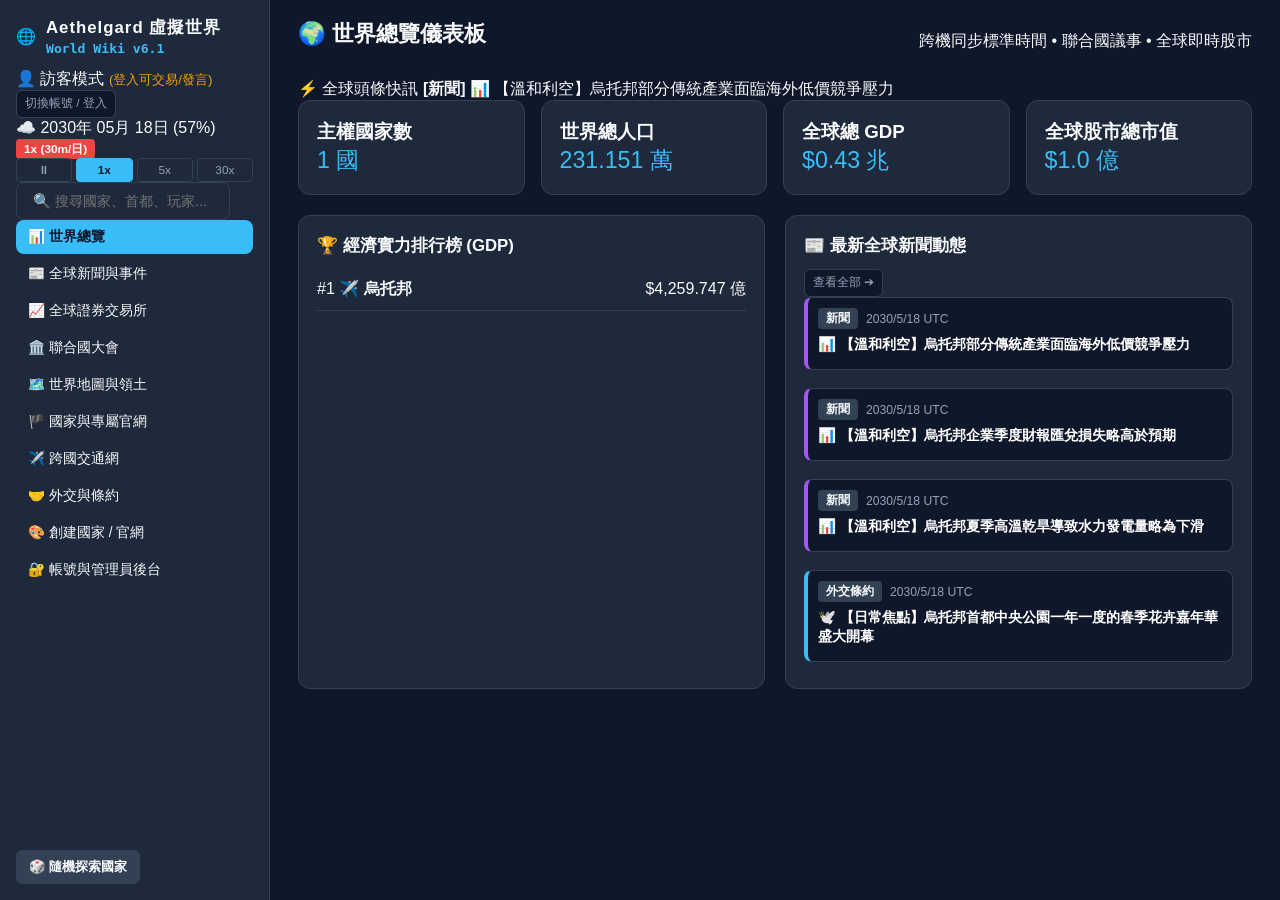
<file: index.html>
<!DOCTYPE html>
<html lang="zh-Hant">
<head>
  <meta charset="UTF-8" />
  <meta name="viewport" content="width=device-width, initial-scale=1.0" />
  <title>虛擬世界國家百科全書 | World Building Wiki</title>
  <link rel="stylesheet" href="css/style.css" />
</head>
<body>
  <div class="app-container">
    <!-- 左側導覽列 -->
    <aside class="sidebar">
      <div class="brand">
        <span class="globe-icon">🌐</span>
        <div>
          <h1 id="world-title">世界設定集</h1>
          <small>World Wiki v6.1</small>
        </div>
      </div>

      <!-- 玩家登入狀態欄 -->
      <div class="user-status-card" id="user-status-card">
        <div id="current-user-info">👤 訪客模式</div>
        <button class="btn-tiny" onclick="switchView('accounts')">切換帳號 / 登入</button>
      </div>

      <!-- 跨機標準世界時間 & 時間流速控制 -->
      <div class="time-flow-card">
        <div class="time-header">
          <span id="world-clock-display">🌐 2028年 01月 01日</span>
          <span class="badge-live" id="flow-status-badge">1x (30m/日)</span>
        </div>
        <div class="flow-controls">
          <button class="flow-btn" data-speed="0" title="暫停">⏸</button>
          <button class="flow-btn active" data-speed="1" title="1倍速 (30分鐘=1天)">1x</button>
          <button class="flow-btn" data-speed="5" title="5倍速 (6分鐘=1天)">5x</button>
          <button class="flow-btn" data-speed="30" title="30倍速 (1分鐘=1天)">30x</button>
        </div>
      </div>

      <div class="search-box">
        <input type="text" id="search-input" placeholder="🔍 搜尋國家、首都、玩家..." />
      </div>

      <nav class="nav-menu">
        <button class="nav-btn active" data-view="dashboard">📊 世界總覽</button>
        <button class="nav-btn" data-view="events">📰 全球新聞與事件</button>
        <button class="nav-btn" data-view="stocks">📈 全球證券交易所</button>
        <button class="nav-btn" data-view="un">🏛️ 聯合國大會</button>
        <button class="nav-btn" data-view="map">🗺️ 世界地圖與領土</button>
        <button class="nav-btn" data-view="countries">🏴 國家與專屬官網</button>
        <button class="nav-btn" data-view="transport">✈️ 跨國交通網</button>
        <button class="nav-btn" data-view="diplomacy">🤝 外交與條約</button>
        <button class="nav-btn" data-view="builder">🎨 創建國家 / 官網</button>
        <button class="nav-btn" data-view="accounts">🔐 帳號與管理員後台</button>
      </nav>

      <div class="sidebar-footer">
        <button id="random-country-btn" class="btn-secondary">🎲 隨機探索國家</button>
      </div>
    </aside>

    <!-- 右側主內容區 -->
    <main class="main-content">
      <!-- 1. 世界總覽儀表板 -->
      <section id="view-dashboard" class="view active">
        <header class="view-header">
          <h2>🌍 世界總覽儀表板</h2>
          <p id="world-subtitle">跨機同步標準時間 • 聯合國議事 • 全球即時股市</p>
        </header>

        <div class="breaking-news-banner" id="breaking-news-banner">
          <span class="news-tag">⚡ 全球頭條快訊</span>
          <span id="banner-event-text">載入最新國際動態中...</span>
        </div>

        <div class="stats-grid">
          <div class="stat-card"><h3>主權國家數</h3><p class="stat-value" id="stat-countries">0</p></div>
          <div class="stat-card"><h3>世界總人口</h3><p class="stat-value" id="stat-pop">0</p></div>
          <div class="stat-card"><h3>全球總 GDP</h3><p class="stat-value" id="stat-gdp">$0</p></div>
          <div class="stat-card"><h3>全球股市總市值</h3><p class="stat-value" id="stat-market-cap">$0</p></div>
        </div>

        <div class="dashboard-split">
          <div class="panel">
            <h3>🏆 經濟實力排行榜 (GDP)</h3>
            <div id="gdp-ranking-list" class="ranking-list"></div>
          </div>
          <div class="panel">
            <div class="panel-header-row">
              <h3>📰 最新全球新聞動態</h3>
              <button class="btn-tiny" onclick="switchView('events')">查看全部 ➔</button>
            </div>
            <div id="dashboard-events-list" class="events-feed"></div>
          </div>
        </div>
      </section>

      <!-- 2. 全球新聞與事件中心 -->
      <section id="view-events" class="view">
        <header class="view-header">
          <h2>📰 全球新聞台與事件檔案館</h2>
          <p>自動新聞台每 0.5 分鐘全服同步播報；非管理員投稿需經世界管理員審核通過</p>
        </header>

        <div class="dashboard-split" style="margin-bottom:20px;">
          <div class="panel">
            <h3 id="news-form-title">📡 發布 / 申請全球新聞聯播</h3>
            <p id="news-permission-hint" class="hint" style="margin-bottom:10px;"></p>
            <form id="event-publish-form" class="builder-form" style="max-width:100%;">
              <div class="form-grid" style="grid-template-columns: repeat(auto-fit, minmax(180px, 1fr));">
                <div class="form-group">
                  <label>事件類型</label>
                  <select id="e-type">
                    <option value="新聞">📰 財經/社會新聞</option>
                    <option value="戰爭">⚔️ 軍事衝突/戰爭</option>
                    <option value="自然災害">🌋 自然災害</option>
                    <option value="外交條約">🤝 外交條約</option>
                  </select>
                </div>
                <div class="form-group">
                  <label>影響等級</label>
                  <select id="e-severity">
                    <option value="一般">一般</option>
                    <option value="重大">重大</option>
                    <option value="緊急">緊急</option>
                  </select>
                </div>
                <div class="form-group">
                  <label>受影響國家 (連動股市)</label>
                  <select id="e-target-country"></select>
                </div>
                <div class="form-group">
                  <label>股市波動衝擊</label>
                  <select id="e-market-impact">
                    <option value="0">無直接影響 (0%)</option>
                    <option value="0.08">溫和利多 (+8%)</option>
                    <option value="0.18">重大利多暴漲 (+18%)</option>
                    <option value="-0.08">溫和利空 (-8%)</option>
                    <option value="-0.18">重大利空暴跌 (-18%)</option>
                  </select>
                </div>
              </div>
              <div class="form-group" style="margin-top:10px;">
                <label>發生地點 / 國家 *</label>
                <input type="text" id="e-region" placeholder="例如：奧雷利亞首都" required />
              </div>
              <div class="form-group" style="margin-top:10px;">
                <label>新聞標題 *</label>
                <input type="text" id="e-title" placeholder="輸入頭條新聞標題" required />
              </div>
              <div class="form-group" style="margin-top:10px;">
                <label>新聞內容詳情 *</label>
                <textarea id="e-content" rows="2" placeholder="描述事件經過..." required></textarea>
              </div>
              <button type="submit" id="news-submit-btn" class="btn-primary" style="margin-top:12px;">📡 提交新聞</button>
            </form>
          </div>

          <div class="panel">
            <div class="panel-header-row">
              <h3>⏳ 待管理員審核新聞佇列</h3>
              <span class="event-tag" id="pending-news-count">0</span>
            </div>
            <p class="hint" style="margin-bottom:10px;">一般玩家提交的新聞將暫存於此，世界管理員（<code>admin</code>）可隨時核准發布或駁回。</p>
            <div id="pending-news-list" class="events-feed" style="max-height:340px; overflow-y:auto;"></div>
          </div>
        </div>

        <div class="panel">
          <div class="panel-header-row">
            <h3>📜 歷史新聞時間線</h3>
            <div style="display:flex; gap:8px;">
              <button id="trigger-auto-event-btn" class="btn-secondary">🎲 立即播報一則自動新聞</button>
              <select id="event-filter-type" class="filter-select">
                <option value="ALL">全部類型</option>
                <option value="超級大漲">🚀 超級大漲</option>
                <option value="史詩崩盤">💥 史詩崩盤</option>
                <option value="新聞">📰 新聞</option>
                <option value="戰爭">⚔️ 戰爭</option>
                <option value="自然災害">🌋 自然災害</option>
                <option value="外交條約">🤝 外交條約</option>
              </select>
            </div>
          </div>
          <div id="events-feed-list" class="events-feed"></div>
        </div>
      </section>

      <!-- 3. 全球證券交易所 (Stocks Market) -->
      <section id="view-stocks" class="view">
        <header class="view-header" style="display:flex; justify-content:space-between; align-items:center; flex-wrap:wrap; gap:12px;">
          <div>
            <h2>📈 全球證券交易所 (World Stock Exchange)</h2>
            <p>跨機全服同步行情 • 每 0.5 分鐘新聞連動 • 完整歷史折線圖 • 玩家自建上市（至多 10 支）</p>
          </div>
          <div class="portfolio-hud">
            <span>💰 可用資金：<strong id="player-cash" style="color:var(--success)">$100,000</strong></span>
            <span>📊 持股總值：<strong id="player-portfolio-val" style="color:var(--accent)">$0</strong></span>
          </div>
        </header>

        <div class="panel" style="margin-bottom:20px;">
          <div class="panel-header-row" style="flex-wrap:wrap; gap:10px;">
            <div style="display:flex; align-items:center; gap:10px; flex-wrap:wrap;">
              <h3>📉 股價走勢折線圖</h3>
              <select id="chart-stock-select" class="filter-select" style="font-weight:bold; color:var(--accent);"></select>
              <button id="toggle-chart-range-btn" class="btn-tiny">📜 目前顯示：全部歷史紀錄</button>
            </div>
            <div id="chart-stats-hud" style="font-size:0.84rem; color:var(--text-muted);"></div>
          </div>
          <div class="stock-chart-wrapper">
            <svg id="stock-line-chart" viewBox="0 0 800 230" preserveAspectRatio="none"></svg>
          </div>
        </div>

        <div class="dashboard-split">
          <div class="panel">
            <h3>🏛️ 全球掛牌企業與即時報價（點擊可切換走勢圖）</h3>
            <div id="stocks-market-list" class="stocks-list"></div>
          </div>

          <div style="display:flex; flex-direction:column; gap:18px;">
            <div class="panel">
              <h3>💹 下單交易中心</h3>
              <form id="stock-trade-form" class="builder-form" style="max-width:100%;">
                <div class="form-group">
                  <label>選擇股票標的</label>
                  <select id="trade-stock-select"></select>
                </div>
                <div class="form-grid" style="grid-template-columns: 1fr 1fr; margin-top:10px;">
                  <div class="form-group">
                    <label>交易方向</label>
                    <select id="trade-action">
                      <option value="BUY">🟢 買進 (Buy)</option>
                      <option value="SELL">🔴 賣出 (Sell)</option>
                    </select>
                  </div>
                  <div class="form-group">
                    <label>交易股數</label>
                    <input type="number" id="trade-shares" min="1" value="10" required />
                  </div>
                </div>
                <button type="submit" class="btn-primary" style="margin-top:12px; width:100%;">⚡ 執行市價委託</button>
              </form>

              <h4 style="margin-top:16px; margin-bottom:8px;">💼 我的持有庫存</h4>
              <div id="my-holdings-list" style="font-size:0.85rem; color:var(--text-muted);">尚未持有任何股票</div>
            </div>

            <div class="panel">
              <div class="panel-header-row">
                <h3>🏢 企業申請掛牌上市</h3>
                <span class="event-tag" id="player-stock-quota-badge">已建立：0 / 10 支</span>
              </div>
              <p class="hint" style="margin-bottom:10px;">每位玩家至多可創建 <strong>10 支</strong> 股票；世界管理員可隨時下市或調整任何股票。</p>
              <form id="create-stock-form" class="builder-form" style="max-width:100%;">
                <div class="form-grid" style="grid-template-columns: 1fr 1fr;">
                  <div class="form-group">
                    <label>股票代碼 (3~5碼英文) *</label>
                    <input type="text" id="cs-ticker" maxlength="5" placeholder="例如：NOVA" required />
                  </div>
                  <div class="form-group">
                    <label>發行上市價格 ($10~$500) *</label>
                    <input type="number" id="cs-price" min="10" max="500" value="100" required />
                  </div>
                </div>
                <div class="form-group" style="margin-top:8px;">
                  <label>上市公司名稱 *</label>
                  <input type="text" id="cs-name" placeholder="例如：新星重工集團" required />
                </div>
                <div class="form-group" style="margin-top:8px;">
                  <label>註冊所屬國家 *</label>
                  <select id="cs-country"></select>
                </div>
                <button type="submit" class="btn-secondary" style="margin-top:10px; width:100%;">🚀 正式掛牌上市</button>
              </form>
            </div>

            <div class="panel">
              <h3>👑 管理員股市監管與下市系統</h3>
              <div id="admin-stock-list" class="events-feed" style="max-height:200px; overflow-y:auto;"></div>
            </div>

            <div class="panel">
              <h3>📡 交易所即時成交紀錄</h3>
              <div id="stock-ticker-log" class="events-feed" style="max-height:180px; overflow-y:auto;"></div>
            </div>
          </div>
        </div>
      </section>

      <!-- 4. 聯合國大會 (United Nations) -->
      <section id="view-un" class="view">
        <header class="view-header">
          <h2>🏛️ 聯合國安全理事會與大會堂 (United Nations)</h2>
          <p>各國代表即時外交磋商聊天室 • 國際決議案起草與投票表決</p>
        </header>

        <div class="dashboard-split">
          <div class="panel" style="display:flex; flex-direction:column; height:540px;">
            <div class="panel-header-row">
              <h3>💬 聯合國議事廳即時頻道</h3>
              <span class="event-tag" id="un-speaker-badge">發言身份：訪客</span>
            </div>
            <div id="un-chat-messages" class="un-chat-box"></div>
            <form id="un-chat-form" style="display:flex; gap:8px; margin-top:12px;">
              <input type="text" id="un-chat-input" placeholder="代表你的國家發表外交聲明或回應..." required style="flex:1;" />
              <button type="submit" class="btn-primary">發言</button>
            </form>
          </div>

          <div class="panel" style="height:540px; overflow-y:auto;">
            <h3>📜 聯合國大會決議案投票</h3>
            <form id="un-proposal-form" class="builder-form" style="max-width:100%; margin-bottom:16px; padding-bottom:16px; border-bottom:1px solid var(--border);">
              <div class="form-group">
                <label>起草新決議案標題 *</label>
                <input type="text" id="un-prop-title" placeholder="例如：第 42 號決議：全球海洋無核化公約" required />
              </div>
              <div class="form-group" style="margin-top:8px;">
                <label>決議條文說明 *</label>
                <textarea id="un-prop-desc" rows="2" placeholder="說明決議內容與制裁/合作條款..." required></textarea>
              </div>
              <button type="submit" class="btn-secondary" style="margin-top:8px;">📩 提交大會表決</button>
            </form>
            <div id="un-proposals-list" class="events-feed"></div>
          </div>
        </div>
      </section>

      <!-- 5. 世界地圖與領土繪製 -->
      <section id="view-map" class="view">
        <header class="view-header">
          <h2>🗺️ 世界地圖與領土編輯器</h2>
          <p>點擊國家查看國情；點擊「繪製國界」可直接在世界地圖上拉出國家領土形狀</p>
        </header>

        <div class="map-toolbar">
          <div class="layer-buttons">
            <button class="layer-btn active" data-layer="political">🏛️ 政治版圖</button>
            <button class="layer-btn" data-layer="population">👥 人口分佈</button>
            <button class="layer-btn" data-layer="transport">✈️ 交通航線網</button>
          </div>
          <button id="toggle-draw-mode-btn" class="btn-primary">✏️ 繪製/編輯我的國界</button>
        </div>

        <div id="territory-draw-toolbar" class="draw-toolbar hidden">
          <div>
            <strong>📐 領土多邊形繪製模式：</strong>
            選擇國家：<select id="draw-target-country"></select>
            <span>已用面積：<strong id="draw-used-area">0</strong> / <strong id="draw-max-area">10,000</strong> km²</span>
          </div>
          <div style="display:flex; gap:8px;">
            <button id="clear-territory-btn" class="btn-secondary">🗑️ 重畫</button>
            <button id="save-territory-btn" class="btn-primary">💾 儲存國界</button>
          </div>
        </div>

        <div class="map-wrapper">
          <div id="world-map-canvas" class="map-canvas">
            <div id="cursor-coord-hud" class="coord-hud">經緯度：0.0°N, 0.0°E</div>
            <svg id="map-svg-layer" viewBox="0 0 100 100" preserveAspectRatio="none"></svg>
            <div id="map-pins-container"></div>
          </div>
        </div>
      </section>

      <!-- 6. 國家列表與專屬官網 -->
      <section id="view-countries" class="view">
        <header class="view-header">
          <h2>🏴 國家與專屬官方網站</h2>
          <p>每個國家都擁有由玩家親自設計主題風格、國政公告與文化介紹的獨立官方網站</p>
        </header>
        <div id="countries-grid" class="countries-grid"></div>
      </section>

      <!-- 7. 跨國交通 -->
      <section id="view-transport" class="view">
        <header class="view-header">
          <h2>✈️ 全球跨國交通與航線網</h2>
          <p>規劃跨國高鐵、國際航班與海運航線</p>
        </header>
        <div class="dashboard-split">
          <div class="panel">
            <h3>➕ 新增跨國交通路線</h3>
            <form id="transport-form" class="builder-form" style="max-width:100%;">
              <div class="form-group">
                <label>交通類型</label>
                <select id="t-type">
                  <option value="航空">✈️ 國際航空</option>
                  <option value="高鐵">🚄 跨國高速鐵路</option>
                  <option value="海運">🚢 遠洋貨運/郵輪</option>
                </select>
              </div>
              <div class="form-group" style="margin-top:10px;"><label>路線名稱 *</label><input type="text" id="t-name" required /></div>
              <div class="form-grid" style="grid-template-columns:1fr 1fr; margin-top:10px;">
                <div class="form-group"><label>起點國家</label><select id="t-from"></select></div>
                <div class="form-group"><label>終點國家</label><select id="t-to"></select></div>
              </div>
              <div class="form-group" style="margin-top:10px;"><label>途經樞紐</label><input type="text" id="t-hubs" required /></div>
              <div class="form-group" style="margin-top:10px;"><label>運量與班次</label><input type="text" id="t-cap" required /></div>
              <button type="submit" class="btn-primary" style="margin-top:12px;">🚆 發布航線</button>
            </form>
          </div>
          <div class="panel">
            <h3>🌐 全球交通路線總覽</h3>
            <div id="transport-list" class="events-feed"></div>
          </div>
        </div>
      </section>

      <!-- 8. 外交 -->
      <section id="view-diplomacy" class="view">
        <header class="view-header"><h2>🤝 國際外交與條約組織</h2></header>
        <div class="dashboard-split">
          <div class="panel">
            <h3>✍️ 簽署雙邊外交協議</h3>
            <form id="diplomacy-form" class="builder-form" style="max-width:100%;">
              <div class="form-grid" style="grid-template-columns:1fr 1fr;">
                <div class="form-group"><label>締約國 A</label><select id="d-country-a"></select></div>
                <div class="form-group"><label>締約國 B</label><select id="d-country-b"></select></div>
              </div>
              <div class="form-group" style="margin-top:10px;">
                <label>外交關係狀態</label>
                <select id="d-status">
                  <option value="軍事同盟">🛡️ 軍事同盟</option>
                  <option value="自由貿易協定">💹 自由貿易協定</option>
                  <option value="邦交國">🤝 正式邦交國</option>
                  <option value="中立">⚖️ 武裝中立</option>
                  <option value="敵對緊張">⚔️ 邊境緊張 / 敵對</option>
                </select>
              </div>
              <div class="form-group" style="margin-top:10px;"><label>條約內容</label><textarea id="d-note" rows="3" required></textarea></div>
              <button type="submit" class="btn-primary" style="margin-top:12px;">📜 簽署發布</button>
            </form>
          </div>
          <div class="panel">
            <h3>🏛️ 國際組織與雙邊關係</h3>
            <div id="diplomacy-orgs-list" class="events-feed" style="margin-bottom:14px;"></div>
            <div id="diplomacy-relations-list" class="events-feed"></div>
          </div>
        </div>
      </section>

      <!-- 9. 創建/編輯國家與專屬官網設計器 -->
      <section id="view-builder" class="view">
        <header class="view-header" style="display:flex; justify-content:space-between; align-items:center; flex-wrap:wrap; gap:10px;">
          <div>
            <h2 id="builder-mode-title">🎨 創建新國家 & 設計專屬官網</h2>
            <p id="permission-notice">請先登入玩家帳號即可建立國家並設計專屬國家官方網站。</p>
          </div>
          <div>
            <select id="edit-country-selector" class="filter-select"><option value="NEW">➕ 建立全新國家...</option></select>
          </div>
        </header>

        <form id="country-builder-form" class="builder-form">
          <input type="hidden" id="b-id" value="" />
          <h3 style="margin-bottom:12px; color:var(--accent);">1. 國家基本檔案</h3>
          <div class="form-grid">
            <div class="form-group"><label>國家簡稱 *</label><input type="text" id="b-name" required /></div>
            <div class="form-group"><label>官方全稱 *</label><input type="text" id="b-official" required /></div>
            <div class="form-group"><label>國家代碼 (3碼) *</label><input type="text" id="b-code" maxlength="3" required /></div>
            <div class="form-group"><label>國旗 Emoji *</label><input type="text" id="b-flag" required /></div>
            <div class="form-group"><label>領土與官網主色</label><input type="color" id="b-color" value="#38bdf8" /></div>
            <div class="form-group"><label>首都名稱 *</label><input type="text" id="b-capital" required /></div>
            <div class="form-group"><label>政治體制 *</label><input type="text" id="b-gov" required /></div>
            <div class="form-group"><label>國家元首 *</label><input type="text" id="b-leader" required /></div>
            <div class="form-group"><label>總人口 (人)</label><input type="number" id="b-pop" value="5000000" required /></div>
            <div class="form-group"><label>GDP (美元)</label><input type="number" id="b-gdp" value="250000000000" required /></div>
            <div class="form-group"><label>首都緯度 (-90 ~ +90)</label><input type="number" step="0.1" id="b-lat" value="15.0" required /></div>
            <div class="form-group"><label>首都經度 (-180 ~ +180)</label><input type="number" step="0.1" id="b-lon" value="25.0" required /></div>
            <div class="form-group"><label>貨幣名稱與代碼</label><input type="text" id="b-currency" required /></div>
            <div class="form-group"><label>官方語言</label><input type="text" id="b-lang" required /></div>
            <div class="form-group"><label>宗教信仰</label><input type="text" id="b-religion" /></div>
            <div class="form-group"><label>主要城市 (頓號「、」分隔)</label><input type="text" id="b-cities" required /></div>
            <div class="form-group"><label>國家標籤 (逗號「,」分隔)</label><input type="text" id="b-tags" /></div>
          </div>

          <div class="form-group" style="margin-top: 12px;">
            <label>國家簡介 *</label>
            <textarea id="b-desc" rows="2" required></textarea>
          </div>

          <h3 style="margin:20px 0 12px; color:var(--success);">2. 專屬國家官方網站設計 (National Portal)</h3>
          <div class="form-grid">
            <div class="form-group">
              <label>官網視覺風格主題</label>
              <select id="b-web-theme">
                <option value="cyber">🌌 未來星際科技風 (Cyber Dark)</option>
                <option value="royal">👑 皇家古典金碧風 (Royal Gold)</option>
                <option value="nature">🌿 翡翠自然生態風 (Emerald Eco)</option>
                <option value="imperial">🏛️ 鋼鐵帝國莊嚴風 (Imperial Slate)</option>
              </select>
            </div>
            <div class="form-group">
              <label>國家標語 (Slogan) *</label>
              <input type="text" id="b-web-slogan" placeholder="例如：星辰所指，榮耀永存" required />
            </div>
          </div>
          <div class="form-group" style="margin-top:10px;">
            <label>國家最新頭條公告 (顯示於官網頂部)</label>
            <input type="text" id="b-web-notice" placeholder="例如：本國正式開放全球免簽證觀光與外資免稅特區！" />
          </div>
          <div class="form-group" style="margin-top:10px;">
            <label>文化特色與觀光介紹 (顯示於官網主頁)</label>
            <textarea id="b-web-culture" rows="3" placeholder="介紹貴國的建築奇觀、節慶文化、美食與名勝..."></textarea>
          </div>

          <div class="form-actions" style="margin-top:16px;">
            <button type="submit" class="btn-primary">💾 儲存國家與專屬官網</button>
            <button type="button" id="delete-country-btn" class="btn-danger hidden">🗑️ 刪除此國家</button>
          </div>
        </form>
      </section>

      <!-- 10. 帳號與系統管理員後台 -->
      <section id="view-accounts" class="view">
        <header class="view-header">
          <h2>🔐 玩家帳號與世界管理員後台</h2>
          <p>系統最高管理員：<strong>蔡幸恩</strong>（帳號 <code>admin</code>）</p>
        </header>

        <div class="dashboard-split">
          <div class="panel">
            <h3>🔑 玩家 / 管理員登入</h3>
            <form id="auth-form" class="builder-form" style="max-width:100%;">
              <div class="form-group"><label>帳號名稱 *</label><input type="text" id="auth-username" required /></div>
              <div class="form-group" style="margin-top:10px;"><label>密碼 *</label><input type="password" id="auth-password" required /></div>
              <div style="display:flex; gap:10px; margin-top:14px;">
                <button type="submit" class="btn-primary">登入 / 註冊玩家</button>
                <button type="button" id="logout-btn" class="btn-secondary">登出</button>
              </div>
            </form>

            <div class="export-box" style="margin-top:20px;">
              <h4>📦 匯出 / 同步資料</h4>
              <div style="display:flex; gap:8px; margin-top:8px;">
                <button id="copy-json-btn" class="btn-primary">📋 複製 countries.json</button>
                <button id="reset-local-btn" class="btn-danger">🔄 從雲端重新拉取</button>
              </div>
              <pre id="json-output-box" style="max-height:140px; margin-top:8px;"></pre>
            </div>
          </div>

          <div class="panel">
            <h3>👑 系統管理員控制台</h3>
            <div id="admin-panel-content"></div>
          </div>
        </div>
      </section>
    </main>

    <!-- 側邊國家 Wiki 抽屜 -->
    <div id="country-drawer" class="drawer hidden">
      <div class="drawer-content">
        <div style="display:flex; justify-content:space-between; align-items:center; margin-bottom:14px;">
          <div style="display:flex; gap:8px;">
            <button id="drawer-portal-btn" class="btn-primary">🌐 進入國家官網</button>
            <button id="drawer-edit-btn" class="btn-secondary hidden">✏️ 編輯</button>
          </div>
          <button id="close-drawer" class="close-btn">✕ 關閉</button>
        </div>
        <div id="drawer-body"></div>
      </div>
    </div>

    <!-- 專屬國家官方網站全螢幕彈窗 -->
    <div id="national-portal-modal" class="portal-modal hidden">
      <div id="national-portal-container" class="portal-window"></div>
    </div>
  </div>

  <script src="js/app.js"></script>
</body>
</html>
</file>
<file: css/style.css>
:root {
  --bg-dark: #0f172a;
  --bg-panel: #1e293b;
  --bg-hover: #334155;
  --text-main: #f8fafc;
  --text-muted: #94a3b8;
  --accent: #38bdf8;
  --accent-hover: #0284c7;
  --border: #334155;
  --danger: #ef4444;
  --warning: #f59e0b;
  --success: #10b981;
}

* { box-sizing: border-box; margin: 0; padding: 0; }

body {
  font-family: -apple-system, BlinkMacSystemFont, "Segoe UI", Roboto, sans-serif;
  background-color: var(--bg-dark);
  color: var(--text-main);
  height: 100vh;
  overflow: hidden;
}

.app-container { display: flex; height: 100vh; }

/* 側邊欄 */
.sidebar {
  width: 270px;
  background-color: var(--bg-panel);
  border-right: 1px solid var(--border);
  display: flex;
  flex-direction: column;
  padding: 16px;
  overflow-y: auto;
}

.brand { display: flex; align-items: center; gap: 10px; margin-bottom: 12px; }
.brand .logo { font-size: 1.9rem; }
.brand h1 { font-size: 1.05rem; letter-spacing: 1px; }
.brand small { color: var(--accent); font-weight: bold; font-family: monospace; font-size: 0.82rem; }

/* Flow Time 控制器 */
.flow-time-box {
  background: var(--bg-dark);
  border: 1px solid var(--border);
  border-radius: 8px;
  padding: 10px;
  margin-bottom: 12px;
}
.badge-flow { font-size: 0.72rem; color: var(--success); font-weight: bold; }
.flow-controls { display: grid; grid-template-columns: repeat(4, 1fr); gap: 4px; }
.flow-btn {
  background: var(--bg-panel);
  color: var(--text-muted);
  border: 1px solid var(--border);
  border-radius: 4px;
  padding: 4px 0;
  font-size: 0.74rem;
  cursor: pointer;
}
.flow-btn.active { background: var(--accent); color: #0f172a; font-weight: bold; border-color: var(--accent); }

.nav-menu { display: flex; flex-direction: column; gap: 3px; flex: 1; }
.nav-btn {
  background: transparent;
  border: none;
  color: var(--text-main);
  text-align: left;
  padding: 8px 12px;
  border-radius: 8px;
  cursor: pointer;
  font-size: 0.86rem;
  transition: 0.2s;
}
.nav-btn:hover:not(.disabled) { background: var(--bg-hover); }
.nav-btn.active { background: var(--accent); color: #0f172a; font-weight: bold; }
.nav-btn.disabled { color: var(--text-muted); opacity: 0.55; cursor: not-allowed; }
.nav-divider { font-size: 0.7rem; color: var(--text-muted); margin: 8px 0 2px 8px; text-transform: uppercase; }

.user-badge {
  padding-top: 10px;
  margin-top: 8px;
  border-top: 1px solid var(--border);
  font-size: 0.8rem;
  color: var(--text-main);
  display: flex;
  flex-direction: column;
  gap: 6px;
}
.btn-tiny {
  background: var(--bg-dark);
  color: var(--text-muted);
  border: 1px solid var(--border);
  padding: 5px 8px;
  border-radius: 6px;
  font-size: 0.74rem;
  cursor: pointer;
}
.btn-tiny:hover { color: var(--text-main); border-color: var(--accent); }

/* 主內容區 */
.main-content { flex: 1; display: flex; flex-direction: column; overflow-y: auto; padding: 18px 28px; }

.broadcast-banner {
  display: flex;
  align-items: center;
  gap: 12px;
  background: linear-gradient(90deg, rgba(56, 189, 248, 0.16), rgba(30, 41, 59, 0.95));
  border: 1px solid var(--accent);
  padding: 10px 16px;
  border-radius: 8px;
  margin-bottom: 14px;
  cursor: pointer;
}
.badge-live {
  background: var(--danger);
  color: #fff;
  font-size: 0.74rem;
  font-weight: bold;
  padding: 3px 8px;
  border-radius: 4px;
  white-space: nowrap;
}

.topbar { display: flex; gap: 14px; margin-bottom: 18px; }
#search-input {
  flex: 1;
  padding: 10px 16px;
  border-radius: 8px;
  border: 1px solid var(--border);
  background: var(--bg-panel);
  color: var(--text-main);
  font-size: 0.9rem;
}
.btn-primary {
  background: var(--accent);
  color: #0f172a;
  border: none;
  padding: 0 18px;
  border-radius: 8px;
  font-weight: bold;
  cursor: pointer;
}
.btn-primary:hover { background: var(--accent-hover); color: #fff; }
.btn-danger {
  background: rgba(239, 68, 68, 0.2);
  color: #fca5a5;
  border: 1px solid var(--danger);
  border-radius: 8px;
  font-weight: bold;
  cursor: pointer;
  padding: 6px 12px;
}
.btn-danger:hover { background: var(--danger); color: #fff; }
.hidden { display: none !important; }

.view { display: none; }
.view.active { display: block; }
h2 { margin-bottom: 16px; font-size: 1.4rem; }

/* 統計卡片 */
.stats-grid { display: grid; grid-template-columns: repeat(auto-fit, minmax(190px, 1fr)); gap: 16px; margin-bottom: 20px; }
.stat-card { background: var(--bg-panel); padding: 18px; border-radius: 12px; border: 1px solid var(--border); }
.stat-label { color: var(--text-muted); font-size: 0.82rem; display: block; margin-bottom: 6px; }
.stat-value { font-size: 1.45rem; color: var(--accent); }

.dashboard-split { display: grid; grid-template-columns: 1fr 1fr; gap: 20px; }
.panel { background: var(--bg-panel); padding: 18px; border-radius: 12px; border: 1px solid var(--border); }
.panel h3 { margin-bottom: 12px; font-size: 1.05rem; }

.ranking-item { display: flex; justify-content: space-between; padding: 10px 0; border-bottom: 1px solid var(--border); }
.timeline-list { list-style: none; }
.timeline-list li { padding: 12px 0; border-bottom: 1px solid var(--border); }
.timeline-year { color: var(--accent); font-weight: bold; margin-right: 10px; }

/* 事件與新聞通播 */
.events-feed { display: flex; flex-direction: column; gap: 10px; max-height: 560px; overflow-y: auto; }
.event-card {
  background: var(--bg-dark);
  border: 1px solid var(--border);
  border-left: 4px solid var(--accent);
  padding: 13px;
  border-radius: 8px;
}
.event-card.type-新聞 { border-left-color: #a855f7; }
.event-card.sev-緊急 { border-left-color: var(--danger); }
.event-card.sev-重大 { border-left-color: var(--warning); }
.event-meta { display: flex; gap: 8px; align-items: center; font-size: 0.76rem; color: var(--text-muted); margin-bottom: 6px; flex-wrap: wrap; }
.event-tag { background: var(--bg-hover); color: var(--text-main); padding: 2px 8px; border-radius: 4px; font-weight: bold; }
.event-card h4 { font-size: 0.98rem; margin-bottom: 5px; color: #fff; }
.event-card p { font-size: 0.86rem; color: var(--text-muted); line-height: 1.45; }

/* 股票交易所樣式 */
.wallet-hud {
  background: var(--bg-panel);
  border: 1px solid var(--border);
  padding: 8px 16px;
  border-radius: 8px;
  font-size: 0.9rem;
}
.stock-row {
  display: flex;
  justify-content: space-between;
  align-items: center;
  background: var(--bg-dark);
  border: 1px solid var(--border);
  padding: 12px 14px;
  border-radius: 8px;
}
.price-up { color: #10b981; font-weight: bold; }
.price-down { color: #ef4444; font-weight: bold; }

/* 聯合國大會聊天室 */
.un-chat-box {
  flex: 1;
  background: var(--bg-dark);
  border: 1px solid var(--border);
  border-radius: 8px;
  padding: 14px;
  overflow-y: auto;
  display: flex;
  flex-direction: column;
  gap: 10px;
}
.chat-msg {
  background: var(--bg-panel);
  padding: 10px 14px;
  border-radius: 8px;
  border-left: 3px solid var(--accent);
}
.chat-msg.admin-msg { border-left-color: var(--warning); background: rgba(245, 158, 11, 0.1); }
.chat-header { display: flex; justify-content: space-between; font-size: 0.78rem; color: var(--accent); margin-bottom: 4px; font-weight: bold; }

/* 經緯度地圖與手繪領土 */
.view-header { display: flex; justify-content: space-between; align-items: center; margin-bottom: 14px; flex-wrap: wrap; gap: 10px; }
.layer-btn { background: var(--bg-panel); color: var(--text-main); border: 1px solid var(--border); padding: 6px 12px; border-radius: 6px; cursor: pointer; }
.layer-btn.active { background: var(--accent); color: #0f172a; font-weight: bold; }

.draw-toolbar {
  display: flex;
  justify-content: space-between;
  align-items: center;
  background: rgba(56, 189, 248, 0.12);
  border: 1px solid var(--accent);
  padding: 10px 16px;
  border-radius: 8px;
  margin-bottom: 12px;
  flex-wrap: wrap;
  gap: 10px;
  font-size: 0.86rem;
}

.map-canvas {
  position: relative;
  width: 100%;
  height: 480px;
  background: radial-gradient(circle at center, #163252 0%, #091124 100%);
  border-radius: 12px;
  border: 1px solid var(--border);
  overflow: hidden;
}
.map-canvas.drawing-mode { cursor: crosshair; border-color: var(--warning); }
.latlon-grid {
  position: absolute; inset: 0;
  background-image:
    linear-gradient(to right, rgba(56, 189, 248, 0.12) 1px, transparent 1px),
    linear-gradient(to bottom, rgba(56, 189, 248, 0.12) 1px, transparent 1px);
  background-size: 10% 16.66%;
  pointer-events: none;
}
.coord-hud {
  position: absolute;
  bottom: 12px;
  right: 12px;
  background: rgba(15, 23, 42, 0.88);
  border: 1px solid var(--border);
  padding: 6px 12px;
  border-radius: 6px;
  font-family: monospace;
  font-size: 0.82rem;
  color: var(--accent);
  z-index: 20;
  pointer-events: none;
}
#map-svg-layer { position: absolute; inset: 0; width: 100%; height: 100%; pointer-events: none; }
.map-pin {
  position: absolute;
  transform: translate(-50%, -50%);
  background: rgba(15, 23, 42, 0.92);
  border: 2px solid var(--accent);
  padding: 6px 12px;
  border-radius: 20px;
  cursor: pointer;
  transition: 0.2s;
  white-space: nowrap;
  font-size: 0.84rem;
  z-index: 10;
}
.map-pin:hover { transform: translate(-50%, -50%) scale(1.1); background: var(--accent); color: #0f172a; font-weight: bold; }
.hint { margin-top: 8px; color: var(--text-muted); font-size: 0.84rem; line-height: 1.5; }

/* 國家卡片網格 */
.countries-grid { display: grid; grid-template-columns: repeat(auto-fill, minmax(290px, 1fr)); gap: 18px; }
.country-card {
  background: var(--bg-panel);
  border: 1px solid var(--border);
  border-radius: 12px;
  padding: 18px;
  display: flex;
  flex-direction: column;
  justify-content: space-between;
}
.country-card:hover { border-color: var(--accent); }
.card-actions { display: flex; gap: 6px; margin-top: 14px; padding-top: 12px; border-top: 1px solid var(--border); }
.tag { display: inline-block; background: var(--bg-hover); padding: 3px 8px; border-radius: 4px; font-size: 0.74rem; margin: 6px 4px 0 0; color: var(--accent); }

/* 側邊抽屜 */
.drawer { position: fixed; inset: 0; background: rgba(0,0,0,0.65); display: flex; justify-content: flex-end; z-index: 100; }
.drawer-content { width: 500px; max-width: 100%; background: var(--bg-panel); height: 100%; padding: 28px; overflow-y: auto; border-left: 1px solid var(--border); }
.close-btn { background: var(--bg-hover); color: #fff; border: none; padding: 8px 14px; border-radius: 6px; cursor: pointer; }
.wiki-table { width: 100%; border-collapse: collapse; margin: 14px 0; }
.wiki-table td { padding: 9px; border-bottom: 1px solid var(--border); font-size: 0.88rem; }
.wiki-table td:first-child { color: var(--text-muted); width: 35%; }

/* 國家獨特官方網站全螢幕彈窗 (National Portal Themes) */
.portal-modal {
  position: fixed;
  inset: 0;
  background: rgba(0, 0, 0, 0.82);
  display: flex;
  justify-content: center;
  align-items: center;
  z-index: 200;
  padding: 24px;
}
.portal-window {
  width: 900px;
  max-width: 100%;
  max-height: 90vh;
  overflow-y: auto;
  border-radius: 16px;
  padding: 36px;
  box-shadow: 0 25px 50px rgba(0,0,0,0.6);
  position: relative;
}
.theme-cyber { background: linear-gradient(135deg, #090d16 0%, #1e1b4b 100%); color: #f8fafc; border: 2px solid #38bdf8; }
.theme-royal { background: linear-gradient(135deg, #1c1917 0%, #422006 100%); color: #fef3c7; border: 2px solid #f59e0b; }
.theme-eco { background: linear-gradient(135deg, #022c22 0%, #064e3b 100%); color: #ecfdf5; border: 2px solid #10b981; }
.theme-minimal { background: #f8fafc; color: #0f172a; border: 2px solid #cbd5e1; }

/* 表單與通用元件 */
.builder-layout { display: grid; grid-template-columns: 1.2fr 1fr; gap: 20px; align-items: start; }
.builder-form { display: flex; flex-direction: column; gap: 11px; }
.form-row { display: flex; gap: 12px; }
.form-group { flex: 1; display: flex; flex-direction: column; gap: 4px; }
.form-group label { font-size: 0.8rem; color: var(--text-muted); }
.form-group input, .form-group textarea, .select-input {
  padding: 8px 12px;
  border-radius: 6px;
  border: 1px solid var(--border);
  background: var(--bg-dark);
  color: var(--text-main);
  font-size: 0.86rem;
}
.code-box {
  background: #090d16;
  color: #a5f3fc;
  padding: 12px;
  border-radius: 8px;
  border: 1px solid var(--border);
  font-family: monospace;
  font-size: 0.78rem;
  overflow-y: auto;
  white-space: pre-wrap;
}
.btn-secondary {
  background: var(--bg-hover);
  color: var(--text-main);
  border: 1px solid var(--border);
  padding: 7px 12px;
  border-radius: 6px;
  cursor: pointer;
  font-weight: bold;
  font-size: 0.82rem;
}
.btn-secondary:hover { border-color: var(--accent); color: var(--accent); }
</file>
